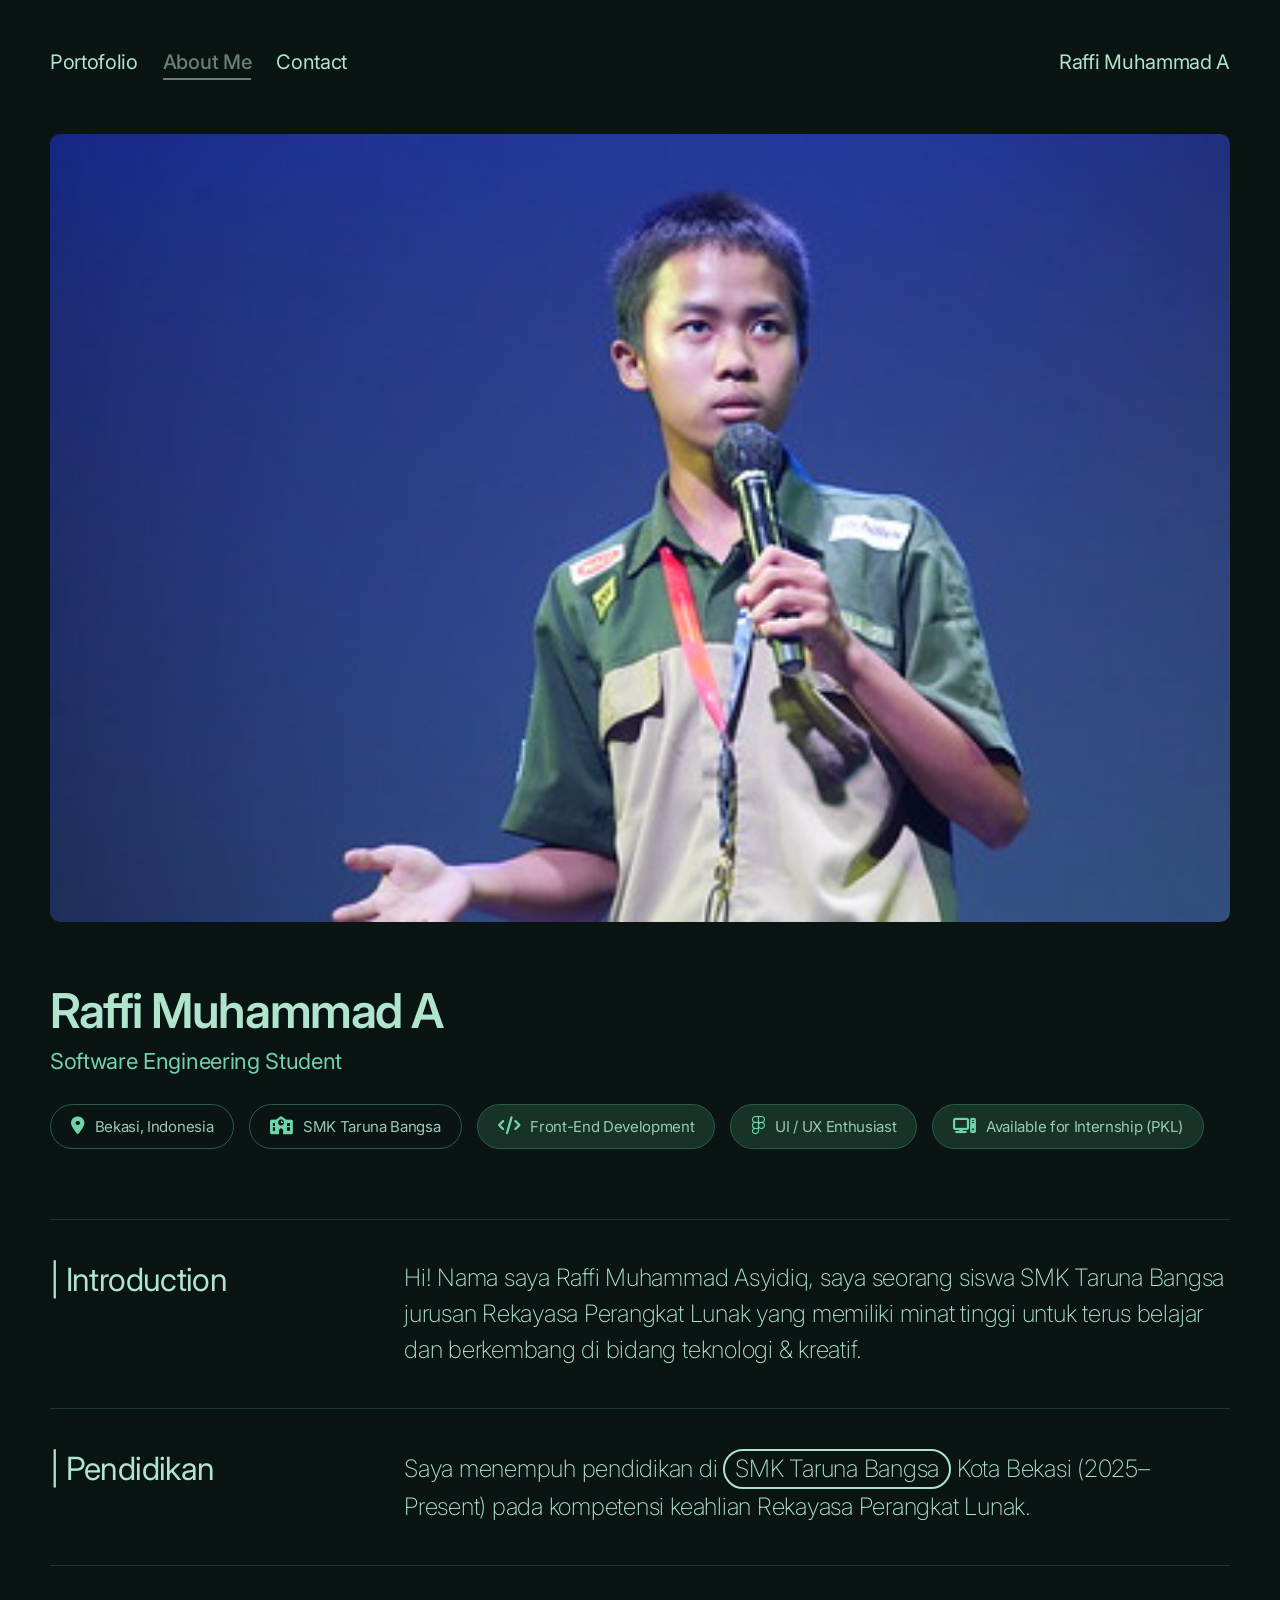
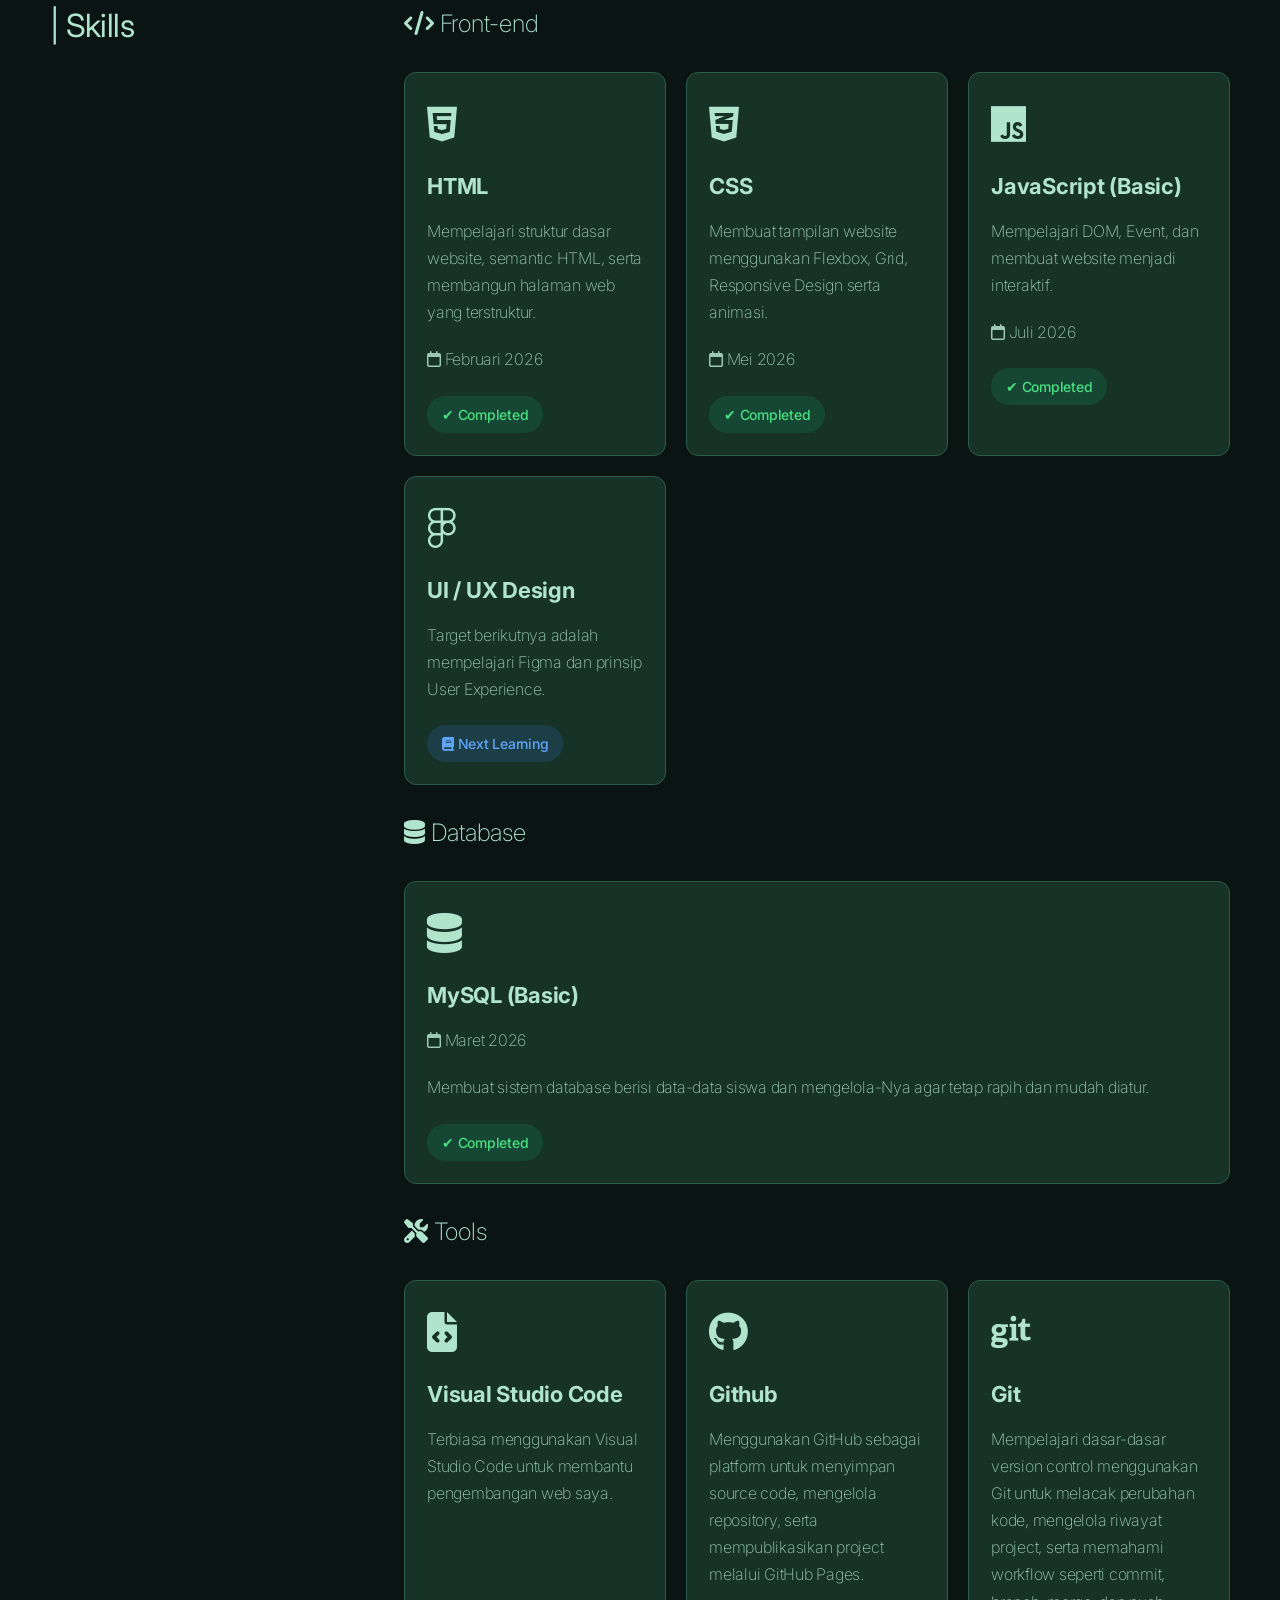
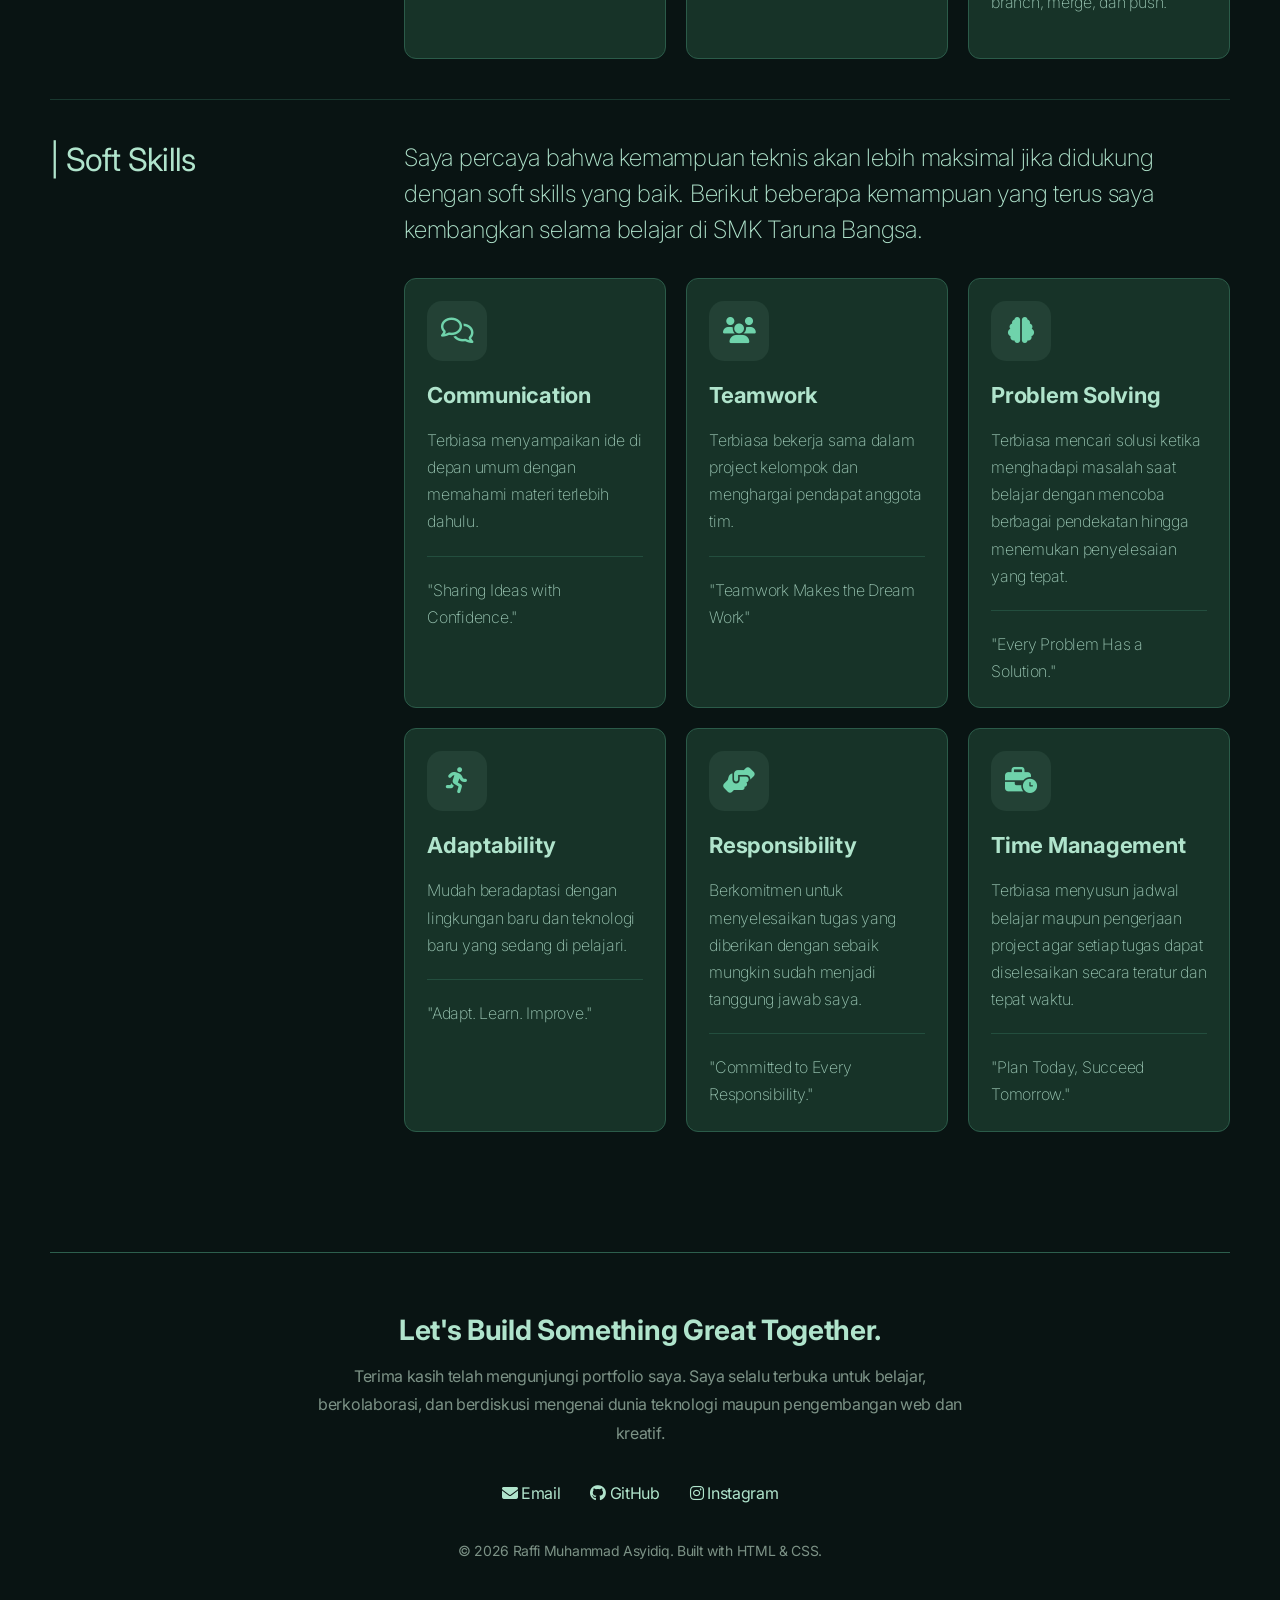
<file: Biografi.html>
<!doctype html>
<html lang="en">
  <head>
    <meta charset="UTF-8" />
    <meta name="viewport" content="width=device-width, initial-scale=1.0" />
    <title>Portofolio</title>
    <link rel="stylesheet" href="style.css" />
    <link rel="preconnect" href="https://fonts.googleapis.com" />
    <link rel="preconnect" href="https://fonts.gstatic.com" crossorigin />
    <link
      href="https://fonts.googleapis.com/css2?family=Inter:wght@400;500;600&display=swap"
      rel="stylesheet"
    />
    <link
      rel="stylesheet"
      href="https://cdnjs.cloudflare.com/ajax/libs/font-awesome/6.7.2/css/all.min.css"
    />

    <style>
      /* Hanya Untuk Header & Content */

      .header img {
        width: 100%;
        margin-top: 60px;
        object-fit: cover;
        border-radius: 10px;
        animation: fadeUp 1s ease;
      }

      .info-item {
        display: flex;
        align-items: flex-start;
        margin-top: 40px;
        margin-bottom: 40px;
      }

      .info-item .ttl {
        font-size: 32px;
        font-weight: 400;
        color: #b0e4cc;
        width: 30%;
        margin: 0;
        letter-spacing: -0.02em;
      }

      .info-item .desc {
        font-size: 24px;
        font-weight: 200;
        color: #b0e4cc;
        width: 70%;
        line-height: 1.5;
        margin: 0;
        letter-spacing: -0.01em;
      }

      @media (max-width: 768px) {
        .info-item {
          flex-direction: column;
          gap: 10px;
        }

        .info-item .ttl,
        .info-item .desc {
          width: 100%;
        }
      }

      hr {
        border: 0;
        border-top: 1px solid #408a71;
        opacity: 0.3;
        margin: 20px 0;
      }

      /*================ Learning Roadmap ================*/

      .learning-container {
        display: grid;
        grid-template-columns: repeat(auto-fit, minmax(250px, 1fr));
        gap: 20px;
      }

      .learning-card {
        background: #173328;
        border: 1px solid #2b5b49;
        border-radius: 12px;
        padding: 22px;
        transition: 0.3s ease;
      }

      .learning-card:hover {
        transform: translateY(-8px);
        border-color: #6fd3ab;
        box-shadow: 0 15px 30px rgba(0, 0, 0, 0.2);
      }

      .learning-card .icon {
        font-size: 40px;
        margin-bottom: 15px;
      }

      .learning-card h3 {
        color: #b0e4cc;
        font-size: 22px;
        margin-bottom: 15px;
      }

      .learning-card p {
        color: #9cc8b5;
        font-size: 16px;
        line-height: 1.7;
        margin-bottom: 20px;
      }

      .completed,
      .learning,
      .target {
        display: inline-block;
        padding: 8px 15px;
        border-radius: 20px;
        font-size: 14px;
        font-weight: 500;
      }

      .completed {
        background: rgba(16, 185, 129, 0.15);
        color: #4ade80;
      }

      .learning {
        background: rgba(245, 158, 11, 0.15);
        color: #fbbf24;
      }

      .target {
        background: rgba(59, 130, 246, 0.15);
        color: #60a5fa;
      }

      /*================ Soft skills ================*/

      .softskill-container {
        display: grid;
        grid-template-columns: repeat(auto-fit, minmax(220px, 1fr));
        gap: 20px;
        align-items: stretch;
        margin-top: 10px;
      }

      .softskill-card {
        background: #173328;
        border: 1px solid #2b5b49;
        border-radius: 12px;
        padding: 22px;
        transition: 0.3s ease;
        display: flex;
        flex-direction: column;
        height: 100%;
        box-sizing: border-box;
      }

      .softskill-card:hover {
        transform: translateY(-8px);
        border-color: #6fd3ab;
        box-shadow: 0 15px 30px rgba(0, 0, 0, 0.2);
      }

      .soft-icon {
        width: 60px;
        height: 60px;
        background: rgba(176, 228, 204, 0.08);
        align-items: center;
        justify-content: center;
        display: flex;
        margin-bottom: 18px;
        border-radius: 15px;
      }

      .soft-icon i {
        font-size: 26px;
        color: #6fd3ab;
      }

      .softskill-card h3 {
        color: #b0e4cc;
        font-size: 22px;
        margin-bottom: 15px;
      }

      .softskill-card p {
        color: #9cc8b5;
        font-size: 16px;
        line-height: 1.7;
      }

      /*================ Personal Identity ================*/

      .identity {
        margin: 55px 0 70px;
        animation: fadeUp 1.2s ease;
      }

      .identity h1 {
        font-size: 48px;
        color: #b0e4cc;
        font-weight: 600;
        margin-bottom: 8px;
        letter-spacing: -0.03em;
      }

      .identity .role {
        font-size: 22px;
        color: #6fd3ab;
        margin-bottom: 30px;
        font-weight: 400;
      }

      .identity-info {
        display: flex;
        flex-wrap: wrap;
        gap: 15px;
      }

      .identity-info .item {
        display: flex;
        align-items: center;
        gap: 10px;
        padding: 12px 20px;
        background: #173328;
        border: 1px solid #2b5b49;
        border-radius: 50px;
        color: #9cc8b5;
        transition: 0.3s;
        text-decoration: 0;
      }

      .identity-info a {
        display: flex;
        align-items: center;
        gap: 10px;
        padding: 12px 20px;
        border: 1px solid #2b5b49;
        border-radius: 50px;
        color: #9cc8b5;
        transition: 0.3s;
        text-decoration: 0;
      }

      .identity-info a:hover {
        transform: translateY(-5px);
        border-color: #6fd3ab;
        background: #173328;
      }

      .identity-info i {
        color: #6fd3ab;
        font-size: 18px;
      }

      .identity-info span {
        font-size: 15px;
      }
    </style>
  </head>
  <body>
    <div class="container">
      <!--======================= Navbar =======================-->
      <nav class="navbar">
        <ul>
          <li><a href="index.html">Portofolio</a></li>
          <li><a href="Biografi.html" class="active">About Me</a></li>
          <li><a href="Contact.html">Contact</a></li>
          <li class="nama">
            <a href="#"><a href="">Raffi Muhammad A</a></a>
          </li>
        </ul>
      </nav>

      <!--======================= Header =======================-->
      <header class="header">
        <img src="IMG\america3_2026.jpeg" alt="foto_rafi" />
      </header>

      <section class="identity">
        <h1>Raffi Muhammad A</h1>

        <p class="role">Software Engineering Student</p>

        <div class="identity-info">
          <a href="https://maps.app.goo.gl/3PraMNiZ2Q6tggWP7" target="_blank">
            <i class="fa-solid fa-location-dot"></i>
            <span>Bekasi, Indonesia</span>
          </a>

          <a href="https://www.smktarunabangsa.sch.id/" target="_blank">
            <i class="fa-solid fa-school"></i>
            <span>SMK Taruna Bangsa</span>
          </a>

          <div class="item">
            <i class="fa-solid fa-code"></i>
            <span>Front-End Development</span>
          </div>

          <div class="item">
            <i class="fa-brands fa-figma"></i>
            <span>UI / UX Enthusiast</span>
          </div>

          <div class="item">
            <i class="fa-solid fa-computer"></i>
            <span>Available for Internship (PKL)</span>
          </div>
        </div>
      </section>

      <hr />

      <!--======================= content =======================-->
      <main class="content">
        <div class="biografi">
          <div class="info-item">
            <p class="ttl">| Introduction</p>
            <p class="desc">
              Hi! Nama saya Raffi Muhammad Asyidiq, saya seorang siswa SMK
              Taruna Bangsa jurusan Rekayasa Perangkat Lunak yang memiliki minat
              tinggi untuk terus belajar dan berkembang di bidang teknologi &
              kreatif.
            </p>
          </div>

          <hr />

          <div class="info-item">
            <p class="ttl">| Pendidikan</p>
            <p class="desc">
              Saya menempuh pendidikan di
              <a
                href="https://www.smktarunabangsa.sch.id/"
                class="link"
                target="_blank"
                >SMK Taruna Bangsa</a
              >
              Kota Bekasi (2025–Present) pada kompetensi keahlian Rekayasa
              Perangkat Lunak.
            </p>
          </div>

          <hr />

          <div class="info-item">
            <p class="ttl">| Skills</p>

            <div class="desc">
              <p style="margin-bottom: 30px">
                <i class="fa-solid fa-code"></i> Front-end
              </p>

              <div class="learning-container">
                <div class="learning-card">
                  <div class="icon">
                    <i class="fa-brands fa-html5"></i>
                  </div>
                  <h3>HTML</h3>
                  <p>
                    Mempelajari struktur dasar website, semantic HTML, serta
                    membangun halaman web yang terstruktur.
                  </p>
                  <p><i class="fa-regular fa-calendar"></i> Februari 2026</p>
                  <span class="completed"> ✔ Completed </span>
                </div>

                <div class="learning-card">
                  <div class="icon">
                    <i class="fa-brands fa-css3-alt"></i>
                  </div>
                  <h3>CSS</h3>
                  <p>
                    Membuat tampilan website menggunakan Flexbox, Grid,
                    Responsive Design serta animasi.
                  </p>
                  <p><i class="fa-regular fa-calendar"></i> Mei 2026</p>
                  <span class="completed"> ✔ Completed </span>
                </div>

                <div class="learning-card">
                  <div class="icon">
                    <i class="fa-brands fa-js"></i>
                  </div>
                  <h3>JavaScript (Basic)</h3>
                  <p>
                    Mempelajari DOM, Event, dan membuat website menjadi
                    interaktif.
                  </p>
                  <p><i class="fa-regular fa-calendar"></i> Juli 2026</p>
                  <span class="completed"> ✔ Completed </span>
                </div>

                <div class="learning-card">
                  <div class="icon">
                    <i class="fa-brands fa-figma"></i>
                  </div>
                  <h3>UI / UX Design</h3>
                  <p>
                    Target berikutnya adalah mempelajari Figma dan prinsip User
                    Experience.
                  </p>
                  <span class="target">
                    <i class="fa-solid fa-book"></i> Next Learning
                  </span>
                </div>
              </div>

              <p style="margin-bottom: 30px; margin-top: 30px">
                <i class="fa-solid fa-database"></i> Database
              </p>

              <div class="learning-container">
                <div class="learning-card">
                  <div class="icon">
                    <i class="fa-solid fa-database"></i>
                  </div>
                  <h3>MySQL (Basic)</h3>
                  <p><i class="fa-regular fa-calendar"></i> Maret 2026</p>
                  <p>
                    Membuat sistem database berisi data-data siswa dan
                    mengelola-Nya agar tetap rapih dan mudah diatur.
                  </p>
                  <span class="completed"> ✔ Completed </span>
                </div>
              </div>

              <p style="margin-bottom: 30px; margin-top: 30px">
                <i class="fa-solid fa-screwdriver-wrench"></i> Tools
              </p>

              <div class="learning-container">
                <div class="learning-card">
                  <div class="icon">
                    <i class="fa-solid fa-file-code"></i>
                  </div>
                  <h3>Visual Studio Code</h3>
                  <p>
                    Terbiasa menggunakan Visual Studio Code untuk membantu
                    pengembangan web saya.
                  </p>
                </div>

                <div class="learning-card">
                  <div class="icon">
                    <i class="fa-brands fa-github"></i>
                  </div>
                  <h3>Github</h3>
                  <p>
                    Menggunakan GitHub sebagai platform untuk menyimpan source
                    code, mengelola repository, serta mempublikasikan project
                    melalui GitHub Pages.
                  </p>
                </div>

                <div class="learning-card">
                  <div class="icon">
                    <i class="fa-brands fa-git"></i>
                  </div>
                  <h3>Git</h3>
                  <p>
                    Mempelajari dasar-dasar version control menggunakan Git
                    untuk melacak perubahan kode, mengelola riwayat project,
                    serta memahami workflow seperti commit, branch, merge, dan
                    push.
                  </p>
                </div>
              </div>
            </div>
          </div>

          <hr />

          <div class="info-item">
            <p class="ttl">| Soft Skills</p>

            <div class="desc">
              <p style="margin-bottom: 30px">
                Saya percaya bahwa kemampuan teknis akan lebih maksimal jika
                didukung dengan soft skills yang baik. Berikut beberapa
                kemampuan yang terus saya kembangkan selama belajar di SMK
                Taruna Bangsa.
              </p>

              <div class="softskill-container">
                <div class="softskill-card">
                  <div class="soft-icon">
                    <i class="fa-regular fa-comments"></i>
                  </div>

                  <h3>Communication</h3>

                  <p>
                    Terbiasa menyampaikan ide di depan umum dengan memahami
                    materi terlebih dahulu.
                  </p>

                  <hr />
                  <p>"Sharing Ideas with Confidence."</p>
                </div>

                <div class="softskill-card">
                  <div class="soft-icon">
                    <i class="fa-solid fa-users"></i>
                  </div>

                  <h3>Teamwork</h3>

                  <p>
                    Terbiasa bekerja sama dalam project kelompok dan menghargai
                    pendapat anggota tim.
                  </p>

                  <hr />
                  <p>"Teamwork Makes the Dream Work"</p>
                </div>

                <div class="softskill-card">
                  <div class="soft-icon">
                    <i class="fa-solid fa-brain"></i>
                  </div>

                  <h3>Problem Solving</h3>

                  <p>
                    Terbiasa mencari solusi ketika menghadapi masalah saat
                    belajar dengan mencoba berbagai pendekatan hingga menemukan
                    penyelesaian yang tepat.
                  </p>

                  <hr />
                  <p>"Every Problem Has a Solution."</p>
                </div>

                <div class="softskill-card">
                  <div class="soft-icon">
                    <i class="fa-solid fa-person-running"></i>
                  </div>

                  <h3>Adaptability</h3>

                  <p>
                    Mudah beradaptasi dengan lingkungan baru dan teknologi baru
                    yang sedang di pelajari.
                  </p>

                  <hr />
                  <p>"Adapt. Learn. Improve."</p>
                </div>

                <div class="softskill-card">
                  <div class="soft-icon">
                    <i class="fa-solid fa-handshake-angle"></i>
                  </div>

                  <h3>Responsibility</h3>

                  <p>
                    Berkomitmen untuk menyelesaikan tugas yang diberikan dengan
                    sebaik mungkin sudah menjadi tanggung jawab saya.
                  </p>

                  <hr />
                  <p>"Committed to Every Responsibility."</p>
                </div>

                <div class="softskill-card">
                  <div class="soft-icon">
                    <i class="fa-solid fa-business-time"></i>
                  </div>

                  <h3>Time Management</h3>

                  <p>
                    Terbiasa menyusun jadwal belajar maupun pengerjaan project
                    agar setiap tugas dapat diselesaikan secara teratur dan
                    tepat waktu.
                  </p>

                  <hr />
                  <p>"Plan Today, Succeed Tomorrow."</p>
                </div>
              </div>
            </div>
          </div>

          <div></div>
        </div>
      </main>
      <!--======================= Footer =======================-->
      <footer class="footer">
        <h3>Let's Build Something Great Together.</h3>

        <p>
          Terima kasih telah mengunjungi portfolio saya. Saya selalu terbuka
          untuk belajar, berkolaborasi, dan berdiskusi mengenai dunia teknologi
          maupun pengembangan web dan kreatif.
        </p>

        <div class="footer-social">
          <a
            href="https://mail.google.com/mail/?view=cm&fs=1&to=assyidiqraffimuhammad@gmail.com"
            target="_blank"
          >
            <i class="fa-solid fa-envelope"></i>
            Email
          </a>

          <a href="https://github.com/Raffimasyidiq" target="_blank">
            <i class="fa-brands fa-github"></i>
            GitHub
          </a>

          <a href="https://instagram.com/r4vvin_ch" target="_blank">
            <i class="fa-brands fa-instagram"></i>
            Instagram
          </a>
        </div>

        <p class="copyright">
          © 2026 Raffi Muhammad Asyidiq. Built with HTML & CSS.
        </p>
      </footer>
    </div>
  </body>
</html>
</file>
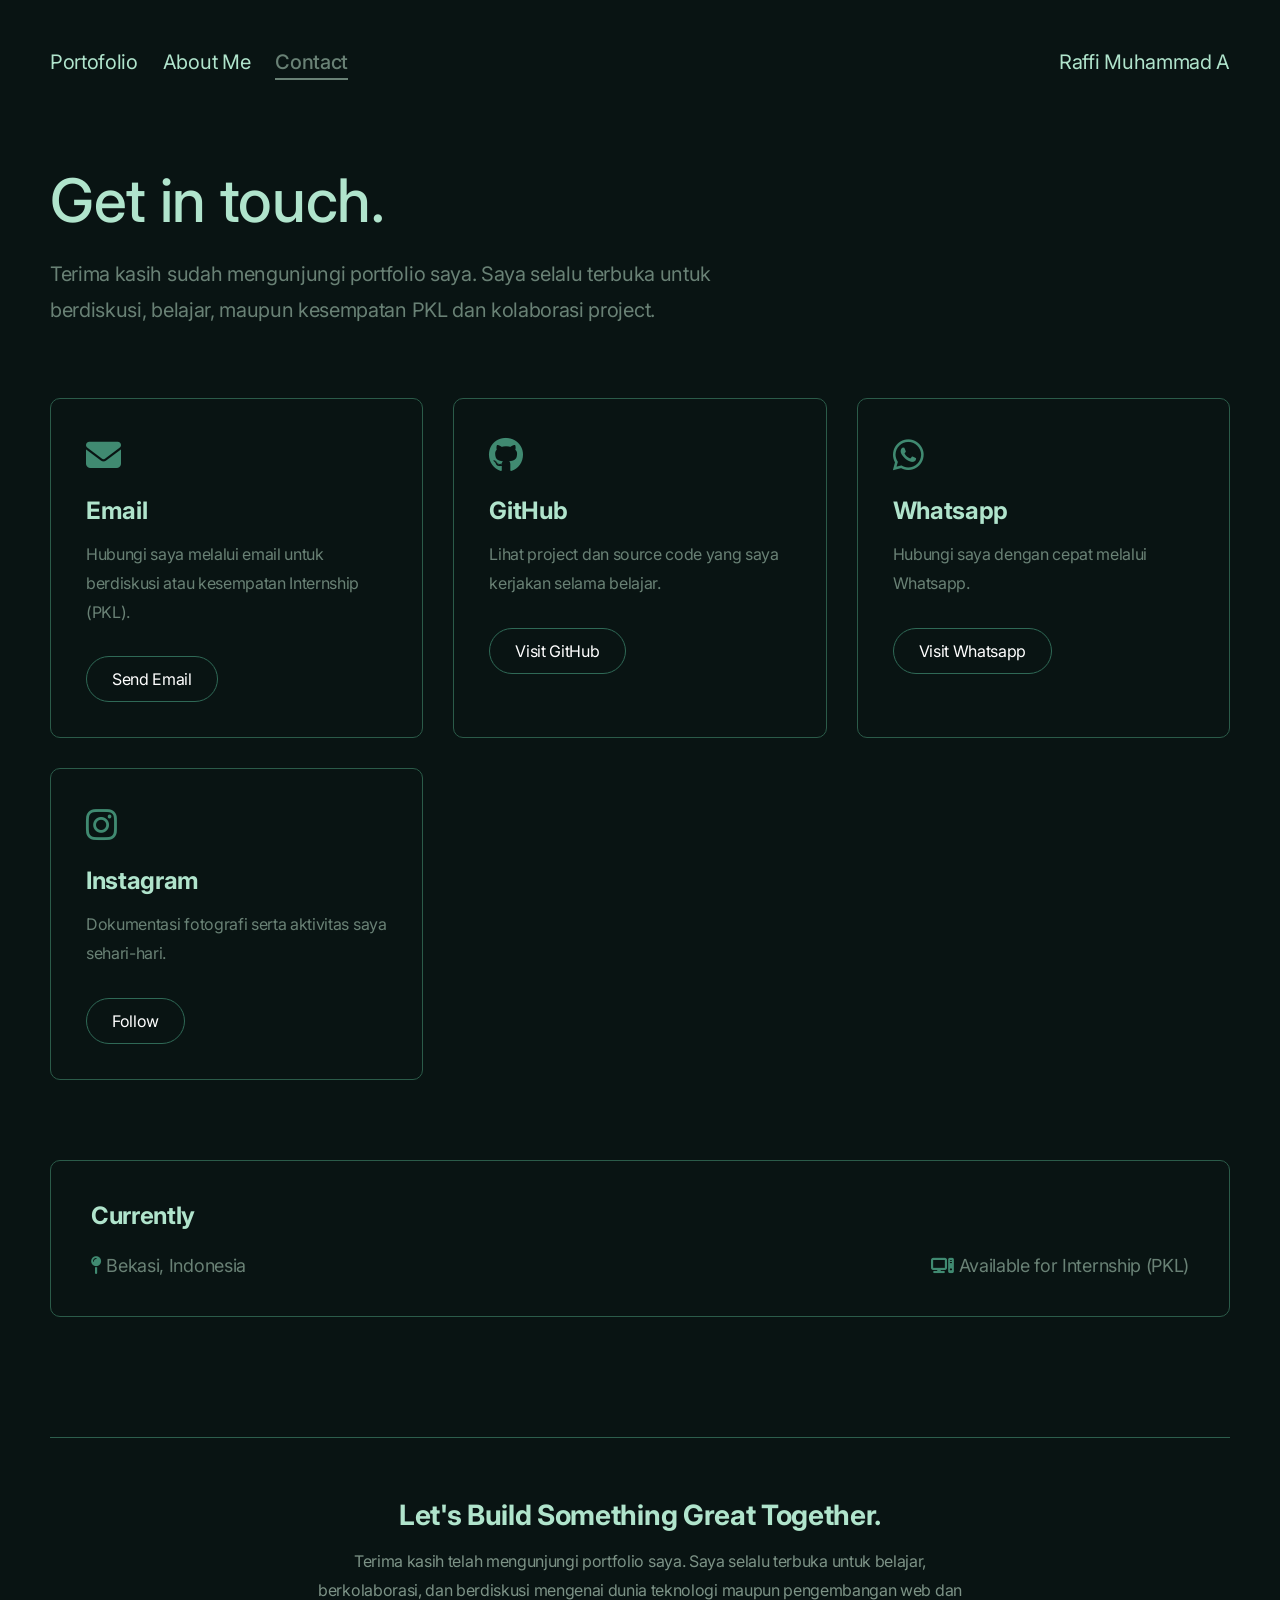
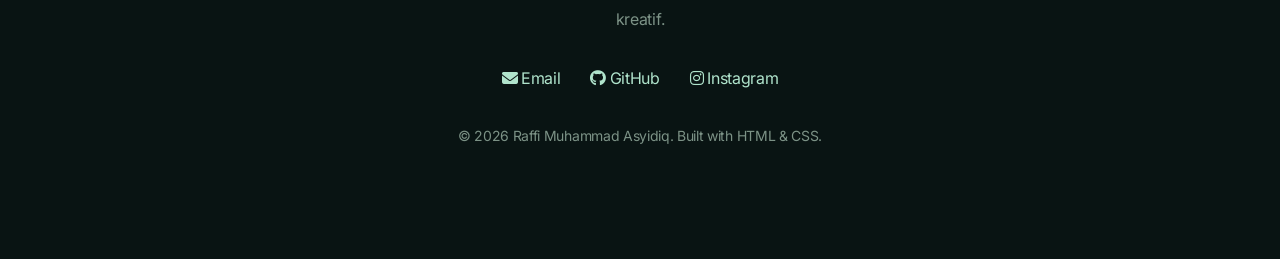
<file: Contact.html>
<!doctype html>
<html lang="en">
  <head>
    <meta charset="UTF-8" />
    <meta name="viewport" content="width=device-width, initial-scale=1.0" />
    <title>Portofolio</title>
    <link rel="stylesheet" href="style.css" />
    <link rel="preconnect" href="https://fonts.googleapis.com" />
    <link rel="preconnect" href="https://fonts.gstatic.com" crossorigin />
    <link
      href="https://fonts.googleapis.com/css2?family=Inter:wght@400;500;600&display=swap"
      rel="stylesheet"
    />
    <link
      rel="stylesheet"
      href="https://cdnjs.cloudflare.com/ajax/libs/font-awesome/6.7.2/css/all.min.css"
    />

    <style>
      /*================ HEADER ================*/

      .header {
        margin-top: 90px;
        margin-bottom: 70px;
        animation: fadeUp 1.3s ease;
      }

      .header h1 {
        font-size: 60px;
        color: #b0e4cc;
        font-weight: 500;
        margin-bottom: 20px;
      }

      .header p {
        max-width: 700px;
        font-size: 20px;
        color: #698175;
        line-height: 1.8;
      }

      /*================ CONTACT ================*/

      .contact {
        display: grid;
        grid-template-columns: repeat(auto-fit, minmax(280px, 1fr));
        gap: 30px;
        margin-bottom: 80px;
        animation: fadeUp 1.5s ease;
      }

      .contact-card {
        border: 1px solid #2b5b49;
        padding: 35px;
        border-radius: 10px;
        transition: 0.35s;
      }

      .contact-card:hover {
        transform: translateY(-10px);
        border-color: #408a71;
      }

      .contact-card .icon {
        font-size: 35px;
        color: #408a71;
        margin-bottom: 20px;
      }

      .contact-card h2 {
        color: #b0e4cc;
        margin-bottom: 15px;
      }

      .contact-card p {
        color: #698175;
        line-height: 1.8;
        margin-bottom: 30px;
      }

      .contact-btn {
        display: inline-block;
        padding: 12px 25px;
        border: 1px solid #2f6956;
        color: white;
        text-decoration: none;
        border-radius: 30px;
        transition: 0.3s;
      }

      .contact-btn:hover {
        background: #2f6956;
        transform: translateY(-3px);
      }

      /*================ STATUS ================*/

      .availability {
        margin-bottom: 80px;
        padding: 40px;
        border: 1px solid #2b5b49;
        border-radius: 10px;
      }

      .availability h2 {
        color: #b0e4cc;
        margin-bottom: 25px;
      }

      .status {
        display: flex;
        justify-content: space-between;
        flex-wrap: wrap;
        gap: 20px;
      }

      .status p {
        color: #698175;
        font-size: 18px;
      }

      .status i {
        color: #408a71;
      }

      @media (max-width: 768px) {
        .header h1 {
          font-size: 42px;
        }

        .header p {
          font-size: 17px;
        }

        .status {
          flex-direction: column;
        }
      }
    </style>
  </head>
  <body>
    <div class="container">
      <!--======================= Navbar =======================-->
      <nav class="navbar">
        <ul>
          <li><a href="index.html">Portofolio</a></li>
          <li><a href="Biografi.html">About Me</a></li>
          <li><a href="Contact.html" class="active">Contact</a></li>
          <li class="nama">
            <a href="#"><a href="">Raffi Muhammad A</a></a>
          </li>
        </ul>
      </nav>

      <!--======================= Header =======================-->
      <header class="header">
        <h1>Get in touch.</h1>

        <p>
          Terima kasih sudah mengunjungi portfolio saya. Saya selalu terbuka
          untuk berdiskusi, belajar, maupun kesempatan PKL dan kolaborasi
          project.
        </p>
      </header>

      <!--======================= content =======================-->

      <main class="contact">
        <div class="contact-card">
          <div class="icon">
            <i class="fa-solid fa-envelope"></i>
          </div>

          <h2>Email</h2>

          <p>
            Hubungi saya melalui email untuk berdiskusi atau kesempatan
            Internship (PKL).
          </p>

          <a
            href="https://mail.google.com/mail/?view=cm&fs=1&to=assyidiqraffimuhammad@gmail.com"
            target="_blank"
            class="contact-btn"
          >
            Send Email
          </a>
        </div>

        <div class="contact-card">
          <div class="icon">
            <i class="fa-brands fa-github"></i>
          </div>

          <h2>GitHub</h2>

          <p>
            Lihat project dan source code yang saya kerjakan selama belajar.
          </p>

          <a
            href="https://github.com/Raffimasyidiq"
            target="_blank"
            class="contact-btn"
          >
            Visit GitHub
          </a>
        </div>

        <div class="contact-card">
          <div class="icon">
            <i class="fa-brands fa-whatsapp"></i>
          </div>

          <h2>Whatsapp</h2>

          <p>Hubungi saya dengan cepat melalui Whatsapp.</p>

          <a
            href="https://wa.me/6288292237682"
            target="_blank"
            class="contact-btn"
          >
            Visit Whatsapp
          </a>
        </div>

        <div class="contact-card">
          <div class="icon">
            <i class="fa-brands fa-instagram"></i>
          </div>

          <h2>Instagram</h2>

          <p>Dokumentasi fotografi serta aktivitas saya sehari-hari.</p>

          <a
            href="https://instagram.com/r4vvin_ch"
            target="_blank"
            class="contact-btn"
          >
            Follow
          </a>
        </div>
      </main>

      <section class="availability">
        <h2>Currently</h2>

        <div class="status">
          <p><i class="fa-solid fa-map-pin"></i> Bekasi, Indonesia</p>

          <p>
            <i class="fa-solid fa-computer"></i> Available for Internship (PKL)
          </p>
        </div>
      </section>
      <!--======================= Footer =======================-->
      <footer class="footer">
        <h3>Let's Build Something Great Together.</h3>

        <p>
          Terima kasih telah mengunjungi portfolio saya. Saya selalu terbuka
          untuk belajar, berkolaborasi, dan berdiskusi mengenai dunia teknologi
          maupun pengembangan web dan kreatif.
        </p>

        <div class="footer-social">
          <a
            href="https://mail.google.com/mail/?view=cm&fs=1&to=assyidiqraffimuhammad@gmail.com"
            target="_blank"
          >
            <i class="fa-solid fa-envelope"></i>
            Email
          </a>

          <a href="https://github.com/Raffimasyidiq" target="_blank">
            <i class="fa-brands fa-github"></i>
            GitHub
          </a>

          <a href="https://instagram.com/r4vvin_ch" target="_blank">
            <i class="fa-brands fa-instagram"></i>
            Instagram
          </a>
        </div>

        <p class="copyright">
          © 2026 Raffi Muhammad Asyidiq. Built with HTML & CSS.
        </p>
      </footer>
    </div>
  </body>
</html>
</file>
<file: style.css>
* {
  margin: 0;
  padding: 0;
}

body {
  font-family: "Inter", sans-serif;
  letter-spacing: -0.02em;
  background-color: #091413;
}

.container {
  margin: 50px;
}

.navbar ul {
  animation: fadeUp 0.8s ease;
  display: flex;
  align-items: center;
  padding: 0;
  margin: 0;
}

.navbar ul li {
  list-style: none;
  margin-right: 25px;
  font-size: 20px;
}

.navbar ul li.nama {
  margin-left: auto;
  margin-right: 0;
  color: #698175;
}

.navbar ul li a {
  text-decoration: none;
  color: #b0e4cc;
  transition: 0.3s;
}

.navbar ul li a.active {
  color: #698175;
  border-bottom: 2px solid #698175;
  padding-bottom: 4px;
  font-weight: 500;
}

.navbar ul li a:hover {
  color: #698175;
}

.footer {
  margin-top: 120px;
  padding: 60px 0;
  animation: fadeUp 1.3s ease;
  border-top: 1px solid #2d5f4d;

  text-align: center;
}

.footer h3 {
  color: #b0e4cc;
  font-size: 28px;
  margin-bottom: 15px;
}

.footer p {
  color: #7c9286;
  max-width: 650px;
  margin: auto;
  line-height: 1.8;
}

.footer-social {
  display: flex;
  justify-content: center;
  gap: 30px;

  margin: 35px 0;
}

.footer-social a {
  color: #b0e4cc;
  text-decoration: none;

  transition: 0.3s;
}

.footer-social a:hover {
  color: white;
}

.copyright {
  font-size: 14px;
  color: #5c6d63;
}

.u {
  border-bottom: #698175 solid 2px;
}

.link {
  color: #b0e4cc;
  text-decoration: 0;
  padding-inline: 10px;
  border: #b0e4cc solid 2px;
  display: inline-block;
  transition: 0.3s ease;
  border-radius: 20px;
}

.link:hover {
  color: #091413;
  background-color: #b0e4cc;
}

.highlight {
  color: #b0e4cc;
  background: #173328;
  text-decoration: 0;
  padding-inline: 10px;
  border: #b0e4cc solid 1px;
  display: inline-block;
  transition: 0.3s ease;
  border-radius: 20px;
}

@keyframes fadeUp {
  from {
    opacity: 0;
    transform: translateY(40px);
  }

  to {
    opacity: 1;
    transform: translateY(0);
  }
}

/* ======================= Media Query ======================= */
</file>
